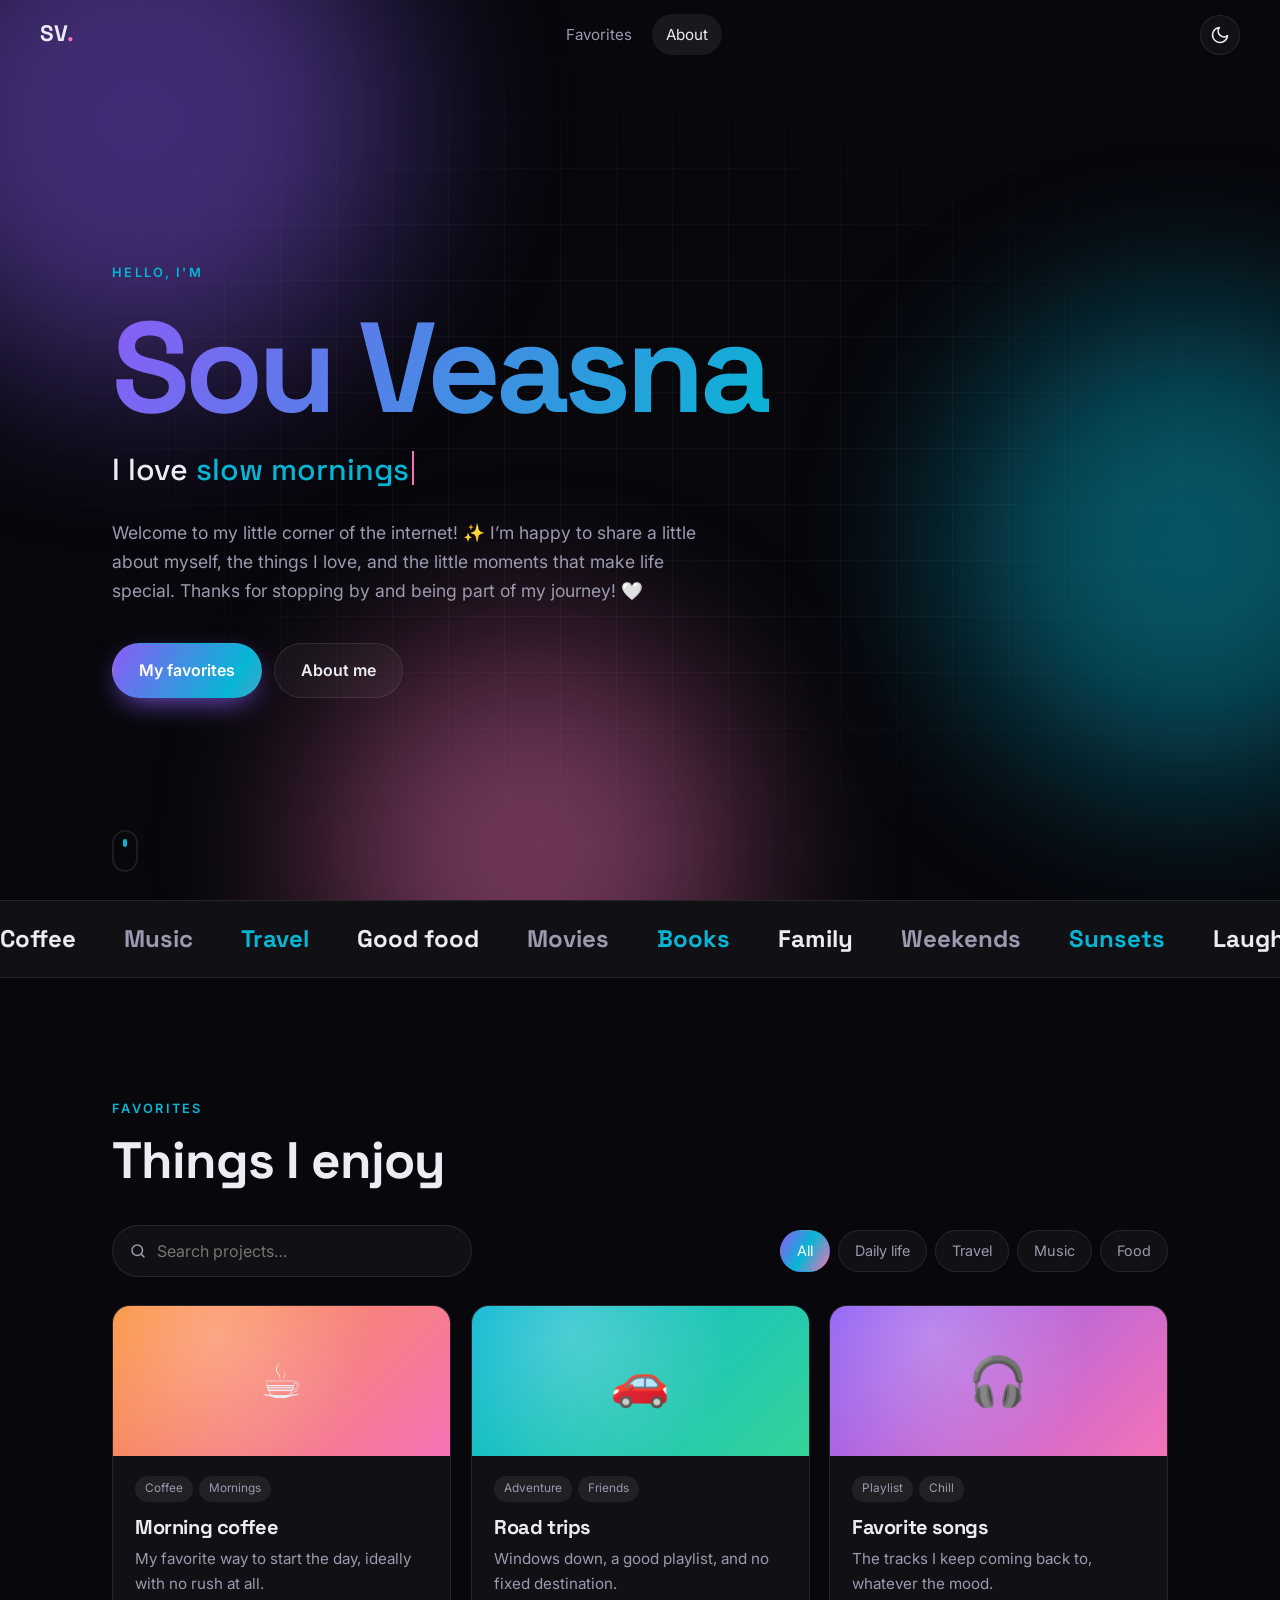
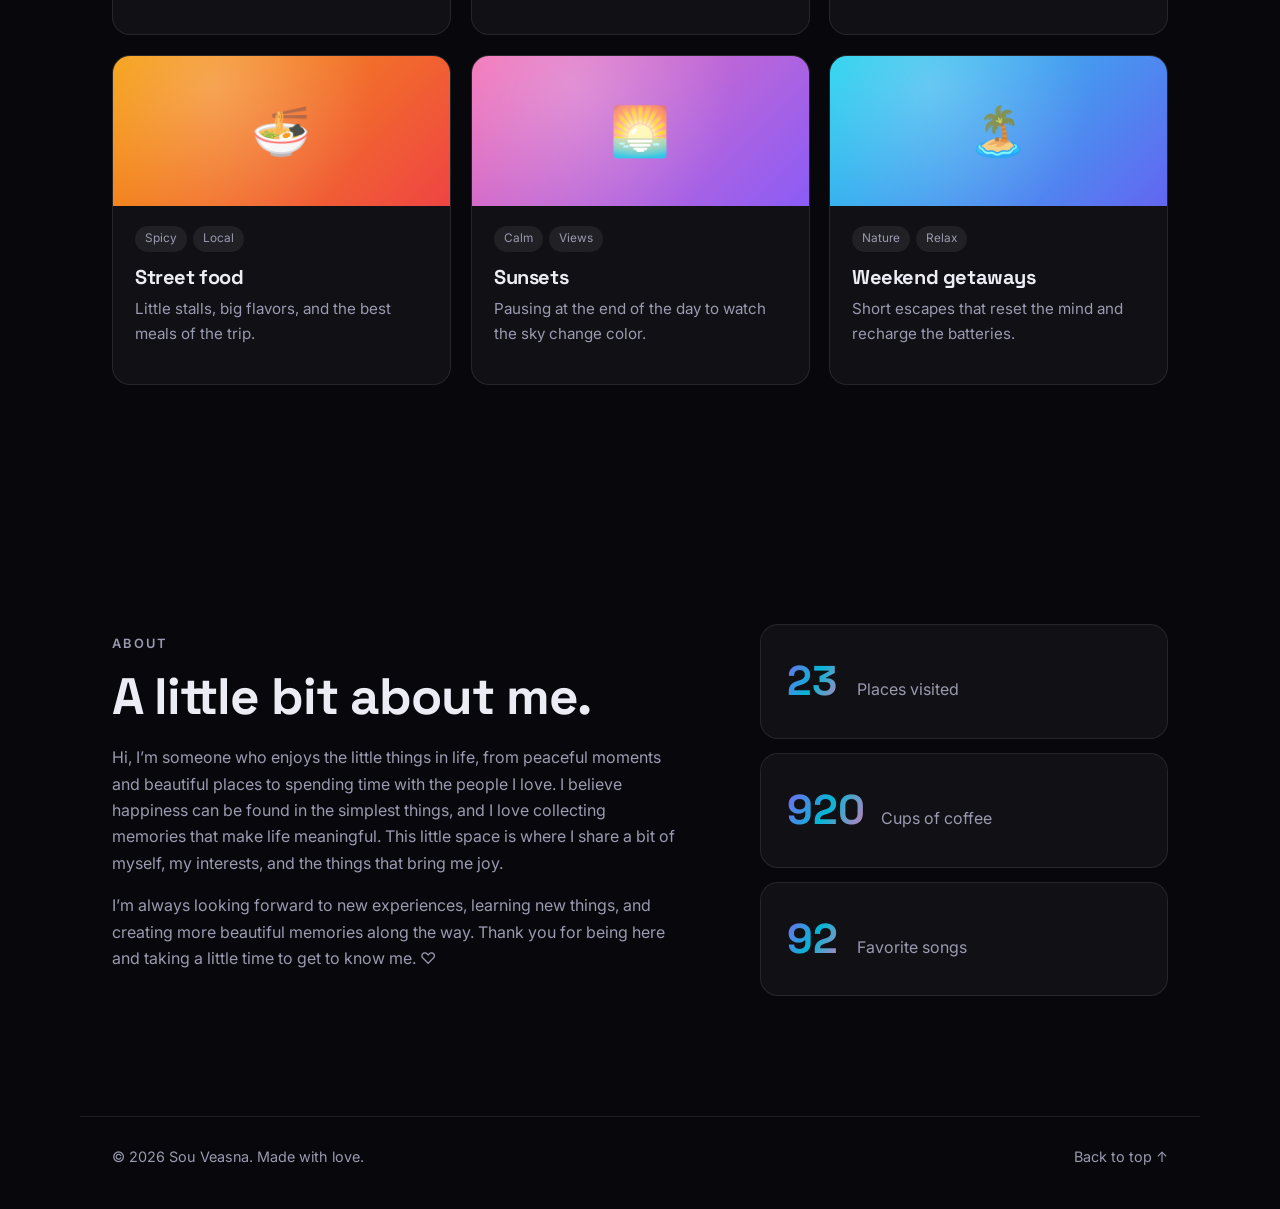
<file: index.html>
<!doctype html>
<html lang="en" data-theme="dark">
<head>
  <meta charset="utf-8">
  <meta name="viewport" content="width=device-width, initial-scale=1">
  <title>Sou Veasna — Personal Website</title>
  <meta name="description" content="The personal website of Your Name.">
  <meta name="theme-color" content="#07070c">
  <meta property="og:title" content="Your Name — Personal Website">
  <meta property="og:description" content="A little corner of the internet about me.">
  <meta property="og:type" content="website">
  <link rel="preconnect" href="https://fonts.googleapis.com">
  <link rel="preconnect" href="https://fonts.gstatic.com" crossorigin>
  <link href="https://fonts.googleapis.com/css2?family=Inter:wght@400;500;600;700&family=Space+Grotesk:wght@500;700&display=swap" rel="stylesheet">
  <link rel="stylesheet" href="style.css">
  <script>
    /* Apply saved theme before paint to avoid a flash */
    document.documentElement.classList.add('js');
    try {
      var t = localStorage.getItem('theme');
      if (t === 'light' || t === 'dark') document.documentElement.setAttribute('data-theme', t);
    } catch (e) {}
  </script>
</head>
<body>
  <div class="bg" aria-hidden="true">
    <span class="blob b1"></span><span class="blob b2"></span><span class="blob b3"></span>
    <span class="grid"></span>
  </div>
  <div class="cursor-glow" aria-hidden="true"></div>

  <header class="nav" id="nav">
    <a class="logo" href="#top" aria-label="Home">SV<span>.</span></a>
    <nav id="menu" aria-label="Main">
      <a href="#loves">Favorites</a>
      <a href="#about">About</a>
    </nav>
    <div class="nav-actions">
      <button class="icon-btn" id="themeToggle" aria-label="Toggle light and dark theme" title="Toggle theme">
        <svg class="i-moon" viewBox="0 0 24 24" width="20" height="20" fill="none" stroke="currentColor" stroke-width="2" stroke-linecap="round" stroke-linejoin="round"><path d="M21 12.8A9 9 0 1 1 11.2 3a7 7 0 0 0 9.8 9.8z"/></svg>
        <svg class="i-sun" viewBox="0 0 24 24" width="20" height="20" fill="none" stroke="currentColor" stroke-width="2" stroke-linecap="round" stroke-linejoin="round"><circle cx="12" cy="12" r="4"/><path d="M12 2v2M12 20v2M4.9 4.9l1.4 1.4M17.7 17.7l1.4 1.4M2 12h2M20 12h2M4.9 19.1l1.4-1.4M17.7 6.3l1.4-1.4"/></svg>
      </button>
      <button class="icon-btn burger" id="burger" aria-label="Open menu" aria-expanded="false" aria-controls="menu">
        <span></span><span></span>
      </button>
    </div>
  </header>

  <main id="top">
    <!-- HERO -->
    <section class="hero">
      <p class="eyebrow reveal">Hello, I'm</p>
      <h1 class="reveal"><span class="grad">Sou Veasna</span></h1>
      <p class="role reveal">I love <span id="typed" class="typed"></span><span class="caret" aria-hidden="true"></span></p>
      <p class="lead reveal">Welcome to my little corner of the internet! ✨ I’m happy to share a little about myself, the things I love, and the little moments that make life special. Thanks for stopping by and being part of my journey! 🤍</p>
      <div class="cta reveal">
        <a class="btn primary" href="#loves">My favorites</a>
        <a class="btn ghost" href="#about">About me</a>
      </div>
      <a class="scroll-hint" href="#loves" aria-label="Scroll down"><span></span></a>
    </section>

    <!-- MARQUEE -->
    <div class="marquee" aria-hidden="true">
      <div class="track">
        <span>Coffee</span><span>Music</span><span>Travel</span><span>Good food</span><span>Movies</span><span>Books</span><span>Family</span><span>Weekends</span><span>Sunsets</span><span>Laughing</span>
        <span>Coffee</span><span>Music</span><span>Travel</span><span>Good food</span><span>Movies</span><span>Books</span><span>Family</span><span>Weekends</span><span>Sunsets</span><span>Laughing</span>
      </div>
    </div>

    <!-- FAVORITES -->
    <section id="loves" class="section">
      <div class="section-head reveal">
        <p class="eyebrow">Favorites</p>
        <h2>Things I enjoy</h2>
      </div>

      <div class="toolbar reveal">
        <label class="search">
          <svg viewBox="0 0 24 24" width="18" height="18" fill="none" stroke="currentColor" stroke-width="2" stroke-linecap="round"><circle cx="11" cy="11" r="7"/><path d="m20 20-3.5-3.5"/></svg>
          <input id="search" type="search" placeholder="Search projects…" aria-label="Search projects" autocomplete="off">
        </label>
        <div class="chips" id="chips" role="group" aria-label="Filter by category"></div>
      </div>

      <div class="cards" id="cards" aria-live="polite"></div>
      <p class="empty" id="empty" hidden>No projects match your search.</p>
    </section>

    <!-- ABOUT -->
    <section id="about" class="section about">
      <div class="about-text reveal">
        <p class="eyebrow">About</p>
        <h2>A little bit about me.</h2>
        <p>Hi, I’m someone who enjoys the little things in life, from peaceful moments and beautiful places to spending time with the people I love. I believe happiness can be found in the simplest things, and I love collecting memories that make life meaningful. This little space is where I share a bit of myself, my interests, and the things that bring me joy.</p>
        <p>I’m always looking forward to new experiences, learning new things, and creating more beautiful memories along the way. Thank you for being here and taking a little time to get to know me. ♡</p>
      </div>
      <div class="stats reveal">
        <div class="stat"><strong data-count="25">0</strong><span>Places visited</span></div>
        <div class="stat"><strong data-count="1000">0</strong><span>Cups of coffee</span></div>
        <div class="stat"><strong data-count="100">0</strong><span>Favorite songs</span></div>
      </div>
    </section>
  </main>

  <footer class="footer">
    <p>© <span id="year"></span> Sou Veasna. Made with love.</p>
    <a href="#top">Back to top ↑</a>
  </footer>

  <script src="main.js"></script>
</body>
</html>
</file>
<file: style.css>
/* ============ Tokens ============ */
:root {
  --bg: #07070c;
  --bg-2: #0e0e17;
  --card: rgba(255, 255, 255, 0.04);
  --card-hover: rgba(255, 255, 255, 0.07);
  --border: rgba(255, 255, 255, 0.09);
  --text: #ececf4;
  --muted: #9a9ab0;
  --a: #8b5cf6;
  --b: #06b6d4;
  --c: #f472b6;
  --grad: linear-gradient(120deg, var(--a), var(--b) 50%, var(--c));
  --blob-opacity: 0.45;
  --grid-line: rgba(255, 255, 255, 0.035);
  --shadow: 0 20px 50px -20px rgba(0, 0, 0, 0.7);
  --radius: 18px;
  --max: 1120px;
  --font: "Inter", system-ui, -apple-system, "Segoe UI", sans-serif;
  --display: "Space Grotesk", var(--font);
  color-scheme: dark;
}
[data-theme="light"] {
  --bg: #f7f7fb;
  --bg-2: #ffffff;
  --card: rgba(15, 15, 40, 0.035);
  --card-hover: rgba(15, 15, 40, 0.07);
  --border: rgba(15, 15, 40, 0.1);
  --text: #12121f;
  --muted: #5d5d75;
  --blob-opacity: 0.28;
  --grid-line: rgba(15, 15, 40, 0.05);
  --shadow: 0 20px 50px -25px rgba(40, 30, 90, 0.35);
  color-scheme: light;
}

/* ============ Base ============ */
*, *::before, *::after { box-sizing: border-box; }
html { scroll-behavior: smooth; scroll-padding-top: 80px; }
body {
  margin: 0;
  font-family: var(--font);
  background: var(--bg);
  color: var(--text);
  line-height: 1.65;
  -webkit-font-smoothing: antialiased;
  overflow-x: hidden;
  transition: background 0.35s ease, color 0.35s ease;
}
a { color: inherit; text-decoration: none; }
h1, h2, h3 { font-family: var(--display); line-height: 1.1; margin: 0; letter-spacing: -0.02em; }
p { margin: 0 0 1rem; }
:focus-visible { outline: 2px solid var(--b); outline-offset: 3px; border-radius: 6px; }
::selection { background: var(--a); color: #fff; }

.grad {
  background: var(--grad);
  background-size: 200% 200%;
  -webkit-background-clip: text;
  background-clip: text;
  color: transparent;
  animation: shift 8s ease infinite;
}
@keyframes shift { 0%, 100% { background-position: 0% 50%; } 50% { background-position: 100% 50%; } }
.muted { color: var(--muted); }
.eyebrow {
  font-size: 0.8rem; font-weight: 600; letter-spacing: 0.18em; text-transform: uppercase;
  color: var(--b); margin-bottom: 0.9rem;
}

/* ============ Background ============ */
.bg { position: fixed; inset: 0; z-index: -2; overflow: hidden; pointer-events: none; }
.blob {
  position: absolute; border-radius: 50%; filter: blur(90px);
  opacity: var(--blob-opacity); will-change: transform;
  animation: float 22s ease-in-out infinite;
}
.b1 { width: 520px; height: 520px; background: var(--a); top: -140px; left: -120px; }
.b2 { width: 460px; height: 460px; background: var(--b); top: 35%; right: -140px; animation-delay: -7s; }
.b3 { width: 420px; height: 420px; background: var(--c); bottom: -160px; left: 25%; animation-delay: -14s; }
@keyframes float {
  0%, 100% { transform: translate(0, 0) scale(1); }
  33% { transform: translate(60px, 40px) scale(1.1); }
  66% { transform: translate(-40px, 70px) scale(0.95); }
}
.grid {
  position: absolute; inset: 0;
  background-image:
    linear-gradient(var(--grid-line) 1px, transparent 1px),
    linear-gradient(90deg, var(--grid-line) 1px, transparent 1px);
  background-size: 56px 56px;
  mask-image: radial-gradient(ellipse at center, #000 30%, transparent 75%);
  -webkit-mask-image: radial-gradient(ellipse at center, #000 30%, transparent 75%);
}
.cursor-glow {
  position: fixed; top: 0; left: 0; width: 460px; height: 460px; z-index: -1;
  margin: -230px 0 0 -230px; border-radius: 50%; pointer-events: none;
  background: radial-gradient(circle, rgba(139, 92, 246, 0.18), transparent 65%);
  transform: translate(var(--mx, -999px), var(--my, -999px));
  transition: opacity 0.3s;
}
@media (hover: none) { .cursor-glow { display: none; } }

/* ============ Nav ============ */
.nav {
  position: fixed; top: 0; left: 0; right: 0; z-index: 50;
  display: flex; align-items: center; justify-content: space-between;
  padding: 14px clamp(16px, 4vw, 40px);
  transition: background 0.3s, backdrop-filter 0.3s, border-color 0.3s;
  border-bottom: 1px solid transparent;
}
.nav.scrolled {
  background: color-mix(in srgb, var(--bg) 72%, transparent);
  -webkit-backdrop-filter: blur(14px); backdrop-filter: blur(14px);
  border-bottom-color: var(--border);
}
.logo { font-family: var(--display); font-weight: 700; font-size: 1.4rem; }
.logo span { color: var(--c); }
.nav nav { display: flex; gap: 6px; }
.nav nav a {
  padding: 8px 14px; border-radius: 999px; font-size: 0.95rem; color: var(--muted);
  transition: color 0.2s, background 0.2s;
}
.nav nav a:hover, .nav nav a.active { color: var(--text); background: var(--card-hover); }
.nav-actions { display: flex; gap: 8px; align-items: center; }
.icon-btn {
  width: 40px; height: 40px; display: grid; place-items: center; cursor: pointer;
  background: var(--card); color: var(--text); border: 1px solid var(--border);
  border-radius: 50%; transition: transform 0.2s, background 0.2s;
}
.icon-btn:hover { background: var(--card-hover); transform: rotate(12deg) scale(1.05); }
.i-sun { display: none; }
[data-theme="light"] .i-sun { display: block; }
[data-theme="light"] .i-moon { display: none; }
.burger { display: none; flex-direction: column; gap: 5px; }
.burger span { width: 16px; height: 2px; background: currentColor; transition: transform 0.25s; }
.burger[aria-expanded="true"] span:first-child { transform: translateY(3.5px) rotate(45deg); }
.burger[aria-expanded="true"] span:last-child { transform: translateY(-3.5px) rotate(-45deg); }

@media (max-width: 720px) {
  .burger { display: flex; }
  .nav nav {
    position: absolute; top: 100%; left: 12px; right: 12px; flex-direction: column;
    background: var(--bg-2); border: 1px solid var(--border); border-radius: var(--radius);
    padding: 10px; box-shadow: var(--shadow);
    opacity: 0; transform: translateY(-8px); pointer-events: none; transition: 0.25s;
  }
  .nav nav.open { opacity: 1; transform: none; pointer-events: auto; }
  .nav nav a { padding: 12px 14px; }
}

/* ============ Layout ============ */
.section { max-width: var(--max); margin: 0 auto; padding: clamp(70px, 10vw, 120px) clamp(16px, 4vw, 32px); }
.section-head { margin-bottom: 2.2rem; }
.section-head h2, .about h2 { font-size: clamp(2rem, 5vw, 3.2rem); }

/* ============ Hero ============ */
.hero {
  min-height: 100svh; display: flex; flex-direction: column; justify-content: center;
  max-width: var(--max); margin: 0 auto; padding: 120px clamp(16px, 4vw, 32px) 60px; position: relative;
}
.hero h1 { font-size: clamp(3rem, 11vw, 8rem); letter-spacing: -0.04em; margin-bottom: 0.4rem; }
.role { font-size: clamp(1.2rem, 3vw, 1.9rem); font-weight: 500; margin-bottom: 1.4rem; font-family: var(--display); }
.typed { color: var(--b); }
.caret { display: inline-block; width: 2px; height: 1.1em; background: var(--c); margin-left: 3px; vertical-align: -0.15em; animation: blink 1s steps(1) infinite; }
@keyframes blink { 50% { opacity: 0; } }
.lead { max-width: 56ch; color: var(--muted); font-size: 1.1rem; }
.cta { display: flex; flex-wrap: wrap; gap: 12px; margin-top: 1.4rem; }
.btn {
  display: inline-flex; align-items: center; justify-content: center; gap: 8px;
  padding: 13px 26px; border-radius: 999px; font-weight: 600; font-size: 1rem; cursor: pointer;
  border: 1px solid transparent; font-family: inherit;
  transition: transform 0.2s, box-shadow 0.2s, background 0.2s;
}
.btn:hover { transform: translateY(-2px); }
.btn.primary { background: var(--grad); background-size: 160% 160%; color: #fff; box-shadow: 0 10px 30px -10px var(--a); }
.btn.primary:hover { box-shadow: 0 14px 36px -8px var(--a); background-position: 100% 50%; }
.btn.ghost { background: var(--card); border-color: var(--border); color: var(--text); }
.btn.ghost:hover { background: var(--card-hover); }
.btn:disabled { opacity: 0.6; cursor: wait; transform: none; }
.scroll-hint {
  position: absolute; bottom: 28px; left: clamp(16px, 4vw, 32px);
  width: 26px; height: 42px; border: 2px solid var(--border); border-radius: 14px;
}
.scroll-hint span { position: absolute; left: 50%; top: 7px; width: 4px; height: 8px; margin-left: -2px; border-radius: 2px; background: var(--b); animation: wheel 1.8s infinite; }
@keyframes wheel { 0% { opacity: 1; transform: translateY(0); } 100% { opacity: 0; transform: translateY(14px); } }

/* ============ Marquee ============ */
.marquee { overflow: hidden; border-block: 1px solid var(--border); background: var(--card); padding: 18px 0; }
.track { display: flex; gap: 48px; width: max-content; animation: scroll 32s linear infinite; }
.track span { font-family: var(--display); font-size: 1.5rem; font-weight: 700; color: var(--muted); white-space: nowrap; }
.track span:nth-child(3n) { color: var(--b); }
.track span:nth-child(3n+1) { color: var(--text); }
.marquee:hover .track { animation-play-state: paused; }
@keyframes scroll { to { transform: translateX(-50%); } }

/* ============ Projects ============ */
.toolbar { display: flex; flex-wrap: wrap; gap: 14px; align-items: center; justify-content: space-between; margin-bottom: 28px; }
.search {
  display: flex; align-items: center; gap: 10px; flex: 1 1 260px; max-width: 360px;
  padding: 0 16px; background: var(--card); border: 1px solid var(--border); border-radius: 999px; color: var(--muted);
  transition: border-color 0.2s, box-shadow 0.2s;
}
.search:focus-within { border-color: var(--b); box-shadow: 0 0 0 3px color-mix(in srgb, var(--b) 25%, transparent); }
.search input { flex: 1; background: none; border: 0; outline: 0; color: var(--text); font: inherit; padding: 12px 0; min-width: 0; }
.chips { display: flex; flex-wrap: wrap; gap: 8px; }
.chip {
  padding: 8px 16px; border-radius: 999px; border: 1px solid var(--border); background: var(--card);
  color: var(--muted); font: inherit; font-size: 0.9rem; cursor: pointer; transition: 0.2s;
}
.chip:hover { color: var(--text); background: var(--card-hover); }
.chip[aria-pressed="true"] { background: var(--grad); color: #fff; border-color: transparent; }

.cards { display: grid; grid-template-columns: repeat(auto-fill, minmax(290px, 1fr)); gap: 20px; }
.card {
  position: relative; display: flex; flex-direction: column; overflow: hidden;
  background: var(--card); border: 1px solid var(--border); border-radius: var(--radius);
  transition: transform 0.25s ease, background 0.25s, border-color 0.25s, box-shadow 0.25s;
  transform-style: preserve-3d; will-change: transform;
  animation: pop 0.45s ease both;
}
@keyframes pop { from { opacity: 0; transform: translateY(16px) scale(0.97); } }
.card:hover { background: var(--card-hover); border-color: color-mix(in srgb, var(--a) 55%, var(--border)); box-shadow: var(--shadow); }
.card .thumb { height: 150px; display: grid; place-items: center; font-size: 3rem; position: relative; overflow: hidden; }
.card .thumb::after { content: ""; position: absolute; inset: 0; background: radial-gradient(circle at 30% 20%, rgba(255,255,255,.25), transparent 60%); }
.card .body { padding: 20px 22px 22px; display: flex; flex-direction: column; flex: 1; }
.card h3 { font-size: 1.25rem; margin-bottom: 8px; }
.card p { color: var(--muted); font-size: 0.95rem; flex: 1; }
.tags { display: flex; flex-wrap: wrap; gap: 6px; margin-bottom: 14px; }
.tag { font-size: 0.74rem; padding: 3px 10px; border-radius: 999px; background: var(--card-hover); color: var(--muted); }
.card .link { font-weight: 600; font-size: 0.92rem; color: var(--b); display: inline-flex; gap: 6px; align-items: center; }
.card .link:hover { gap: 10px; }
.card .link { transition: gap 0.2s; }
.empty { text-align: center; color: var(--muted); padding: 40px 0; }
mark { background: color-mix(in srgb, var(--c) 40%, transparent); color: inherit; border-radius: 3px; padding: 0 2px; }

/* ============ About ============ */
.about { display: grid; grid-template-columns: 1.4fr 1fr; gap: clamp(30px, 6vw, 80px); align-items: center; }
.about h2 { margin-bottom: 1.2rem; }
.about p { color: var(--muted); }
.stats { display: grid; gap: 14px; }
.stat {
  padding: 22px 26px; background: var(--card); border: 1px solid var(--border); border-radius: var(--radius);
  display: flex; align-items: baseline; gap: 16px;
}
.stat strong { font-family: var(--display); font-size: 2.6rem; background: var(--grad); -webkit-background-clip: text; background-clip: text; color: transparent; min-width: 2ch; }
.stat span { color: var(--muted); }
@media (max-width: 800px) { .about { grid-template-columns: 1fr; } }

/* ============ Footer ============ */
.footer {
  display: flex; flex-wrap: wrap; gap: 12px; justify-content: space-between;
  max-width: var(--max); margin: 0 auto; padding: 28px clamp(16px, 4vw, 32px) 40px;
  border-top: 1px solid var(--border); color: var(--muted); font-size: 0.9rem;
}
.footer p { margin: 0; }
.footer a:hover { color: var(--text); }

/* ============ Scroll reveal ============ */
.js .reveal { opacity: 0; transform: translateY(26px); transition: opacity 0.7s ease, transform 0.7s cubic-bezier(.2, .7, .2, 1); transition-delay: var(--d, 0s); }
.js .reveal.in { opacity: 1; transform: none; }

@media (prefers-reduced-motion: reduce) {
  html { scroll-behavior: auto; }
  *, *::before, *::after { animation-duration: 0.01ms !important; animation-iteration-count: 1 !important; transition-duration: 0.01ms !important; }
  .js .reveal { opacity: 1; transform: none; }
}
</file>
